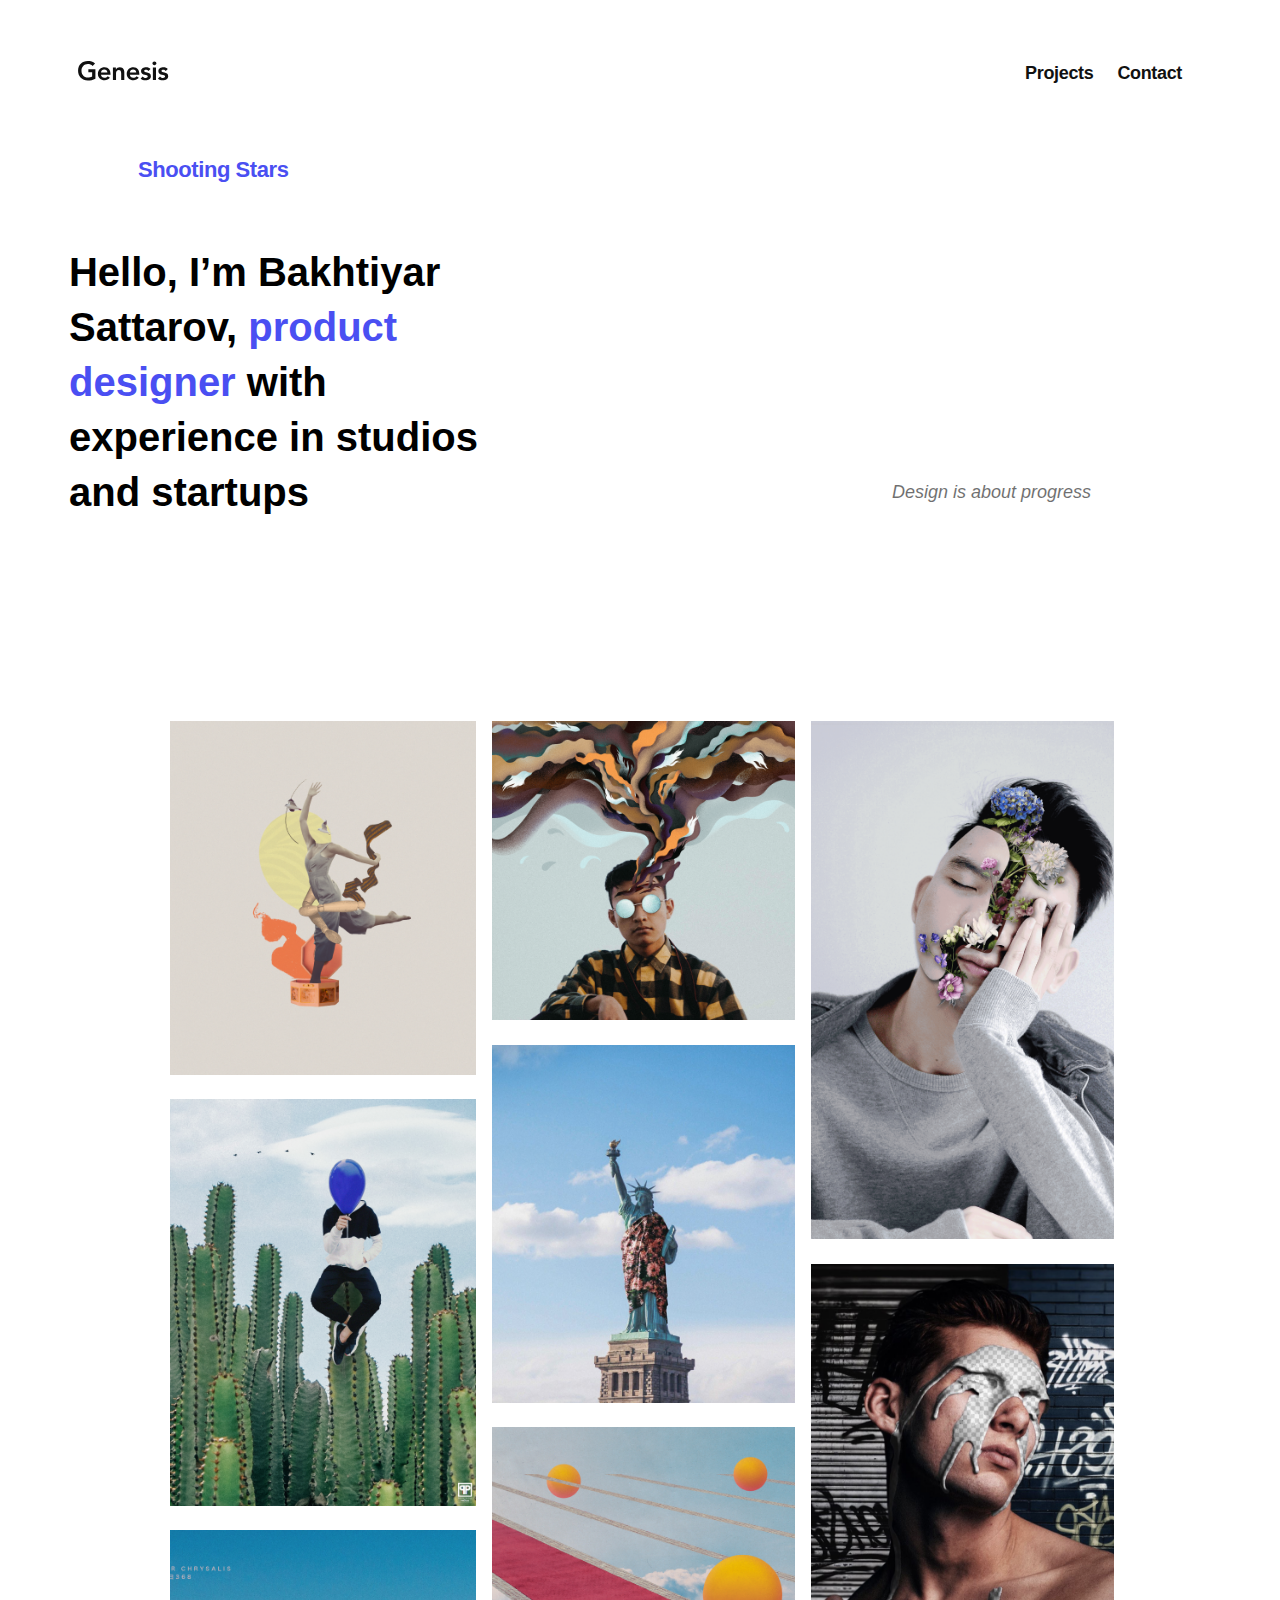
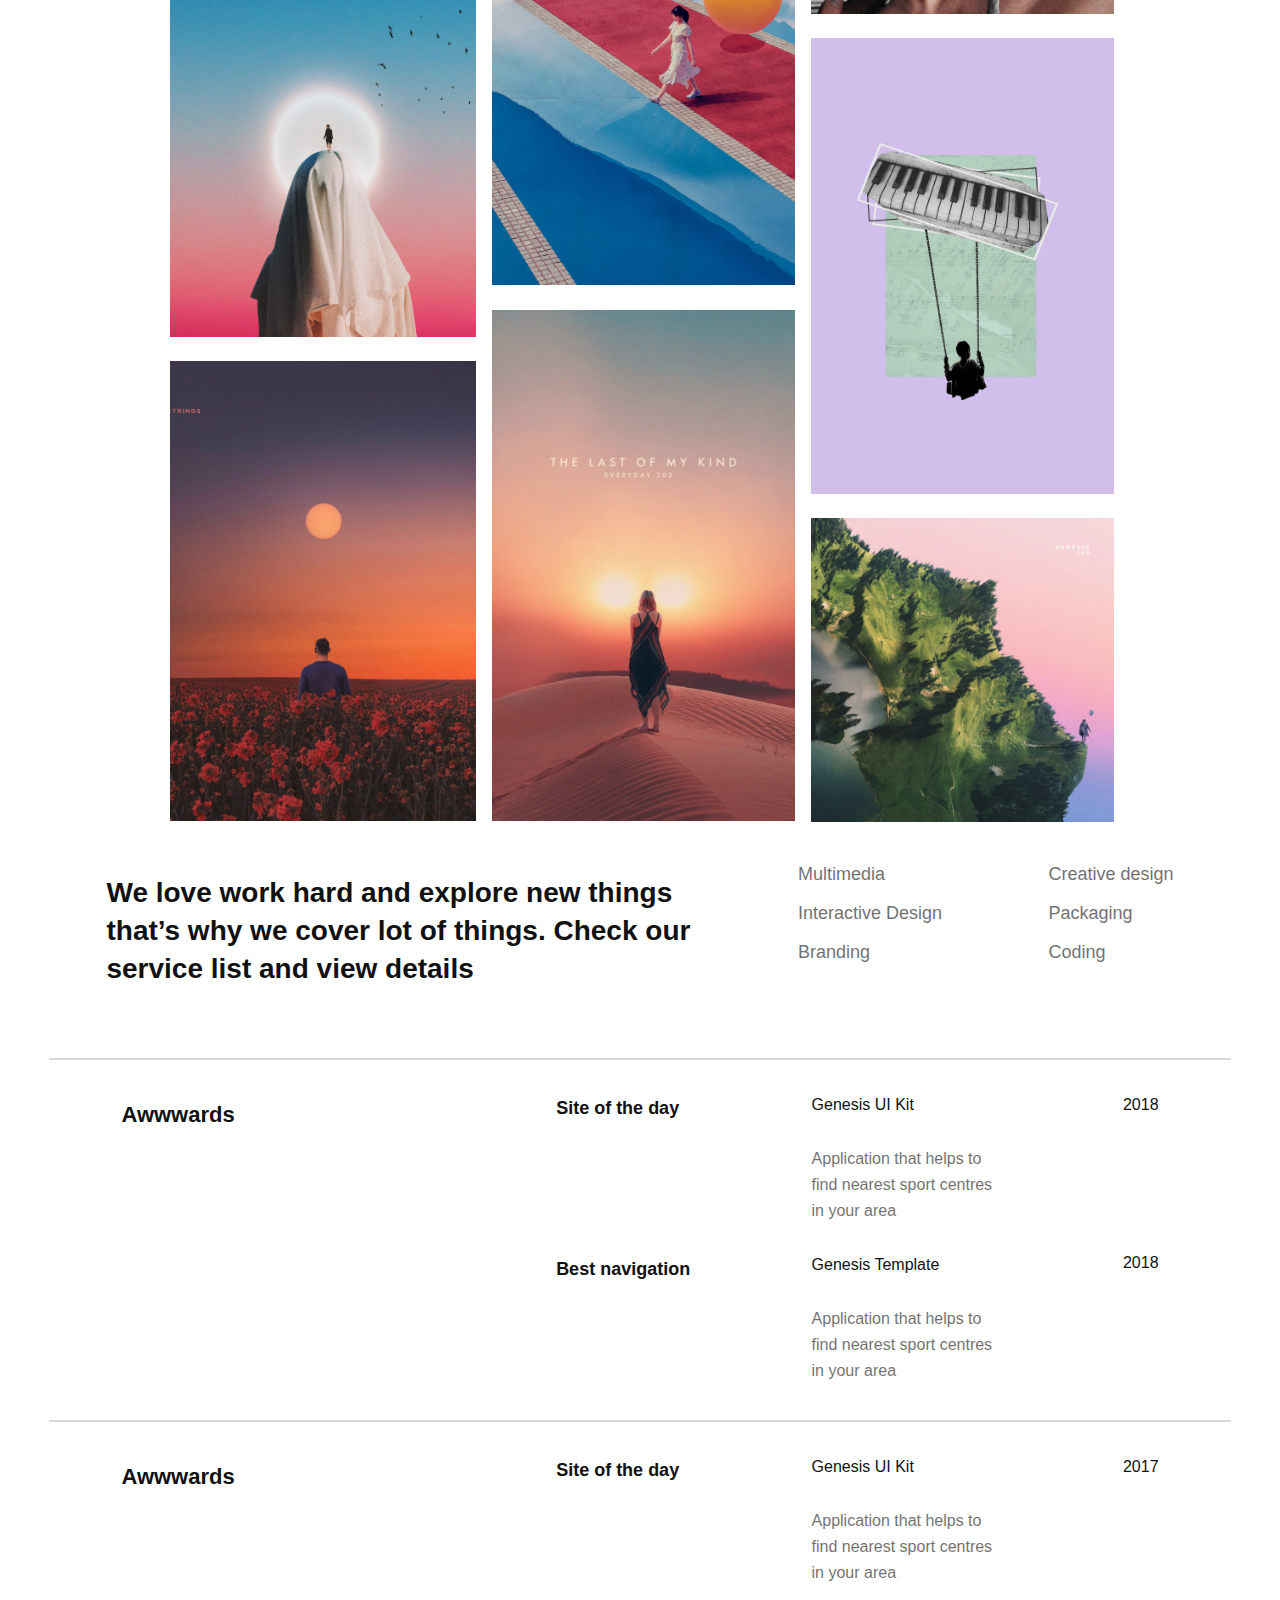
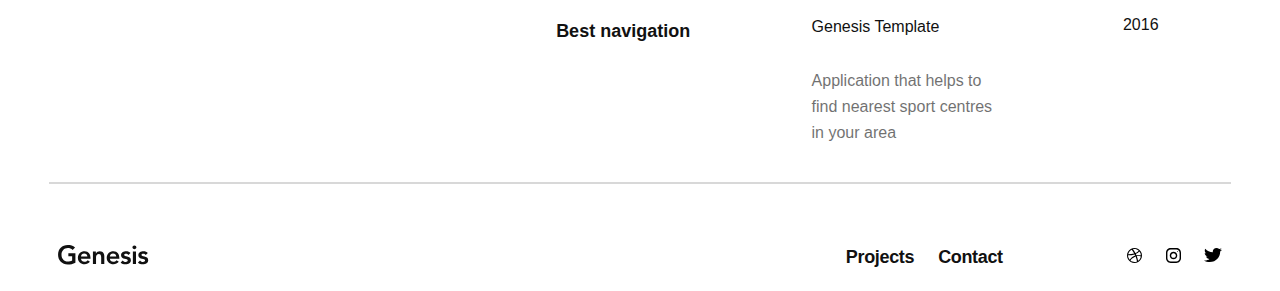
<file: index.html>
<!DOCTYPE html>
<html lang="en">
<head>
    <meta charset="UTF-8">
    <meta name="viewport" content="width=device-width, initial-scale=1.0">
    <link rel="stylesheet" type="text/css" href="Styles/normalize.css">
    <link rel="stylesheet" href="Styles/index.css">
    <link rel="preconnect" href="https://fonts.googleapis.com">
    <title>My_Sass_Project</title>
</head>

<header>
  <a href="index.html">
    <h4>
        <svg xmlns="http://www.w3.org/2000/svg" width="91" height="20" viewBox="0 0 91 20" fill="none">
        <path fill-rule="evenodd" clip-rule="evenodd" d="M9.816 0.124001C12.364 0.124001 15.094 0.67 17.044 2.438L14.626 4.882C13.378 3.686 11.532 3.088 9.816 3.088C6.046 3.088 3.498 6 3.498 9.666C3.498 13.462 5.89 16.504 9.842 16.504C11.22 16.504 12.832 16.27 14.132 15.542V11.2H10.362V8.236H17.408V17.648C14.964 18.948 12.39 19.468 9.816 19.468C4.096 19.468 0.0660019 15.568 0.0660019 9.874C0.0660019 4.076 4.018 0.124001 9.816 0.124001ZM26.658 6.208C30.61 6.208 32.508 9.198 32.508 12.968V13.852H22.992C23.2 15.646 24.552 16.816 26.346 16.816C27.75 16.816 28.816 16.218 29.7 15.126L31.936 16.816C30.584 18.48 28.79 19.312 26.658 19.312C22.836 19.312 19.872 16.66 19.872 12.76C19.872 8.886 22.836 6.208 26.658 6.208ZM22.992 11.512H29.388C29.362 9.562 28.036 8.548 26.19 8.548C24.344 8.548 23.226 9.744 22.992 11.512ZM41.758 6.208C45.476 6.208 46.308 9.094 46.308 11.018V19H43.188V12.526C43.188 10.03 42.382 9.016 40.9 9.016C38.898 9.016 38.04 10.472 38.04 12.136V19H34.92V6.52H37.884V8.522H37.936C38.69 6.884 40.12 6.208 41.758 6.208ZM55.506 6.208C59.458 6.208 61.356 9.198 61.356 12.968V13.852H51.84C52.048 15.646 53.4 16.816 55.194 16.816C56.598 16.816 57.664 16.218 58.548 15.126L60.784 16.816C59.432 18.48 57.638 19.312 55.506 19.312C51.684 19.312 48.72 16.66 48.72 12.76C48.72 8.886 51.684 6.208 55.506 6.208ZM51.84 11.512H58.236C58.21 9.562 56.884 8.548 55.038 8.548C53.192 8.548 52.074 9.744 51.84 11.512ZM68.032 6.208C69.982 6.208 71.594 6.884 72.504 8.106L70.424 9.978C69.8 9.12 69.02 8.704 67.98 8.704C66.966 8.704 66.16 9.224 66.16 10.03C66.16 11.044 67.564 11.226 69.124 11.59C71.048 12.032 72.894 12.734 72.894 15.308C72.894 17.934 70.58 19.312 67.486 19.312C65.562 19.312 63.924 18.818 62.65 17.388L64.73 15.438C65.796 16.608 66.628 16.972 67.694 16.972C68.838 16.972 69.774 16.4 69.774 15.542C69.774 14.346 68.266 14.138 66.68 13.774C64.99 13.384 63.04 12.786 63.04 10.238C63.04 7.196 65.9 6.208 68.032 6.208ZM76.398 0.410001C77.542 0.410001 78.426 1.216 78.426 2.282C78.426 3.4 77.516 4.154 76.398 4.154C75.28 4.154 74.422 3.296 74.422 2.282C74.422 1.268 75.28 0.410001 76.398 0.410001ZM74.864 6.52H77.984V19H74.864V6.52ZM85.336 6.208C87.286 6.208 88.898 6.884 89.808 8.106L87.728 9.978C87.104 9.12 86.324 8.704 85.284 8.704C84.27 8.704 83.464 9.224 83.464 10.03C83.464 11.044 84.868 11.226 86.428 11.59C88.352 12.032 90.198 12.734 90.198 15.308C90.198 17.934 87.884 19.312 84.79 19.312C82.866 19.312 81.228 18.818 79.954 17.388L82.034 15.438C83.1 16.608 83.932 16.972 84.998 16.972C86.142 16.972 87.078 16.4 87.078 15.542C87.078 14.346 85.57 14.138 83.984 13.774C82.294 13.384 80.344 12.786 80.344 10.238C80.344 7.196 83.204 6.208 85.336 6.208Z" fill="#111111"/>
        </svg>
    </h4>
  </a>
  <div class="links">
  <a href="Projects.html">Projects</a>
  <a href="Contact.html">Contact</a>
  </div>
</header>

<body>
  <h4 class="index_h4" style="color:  #4A4FF2">Shooting Stars</h4>
  <div class="index_upper_content">
    <div class="Project_left_content">
      <h2 class="contact_title">Hello, I’m Bakhtiyar Sattarov, <span style="color: #4A4FF2">product designer</span> with experience in studios and startups
      </h2>
    </div>
    <div class="index_right_content">
      <div class="index_lightgray_text"><p>Design is about progress</p></div>
    </div>
  </div>

  <div class="grid-container">
      <div class="first_column">
        <img src="Images/Rectangle1.dance.png" alt="dancing object">
        <img src="Images/Rectangle4.cactus.png" alt="person with a baloon on a cactus">
        <img src="Images/Rectangle7.sun.png" alt="person walking to the sun">
        <img src="Images/Rectangle10.sun_flowers.png" alt="person, flowers and sun">
      </div> 
      <div class="second_column">
        <img src="Images/Rectangle2.brain_cloud.png" alt="brain cloud">
        <img src="Images/Rectangle5.liberty_statue.png" alt="dressed liberty statue">
        <img src="Images/Rectangle8.person_walking.png" alt="person walking on sky carpet">
        <img src="Images/Rectangle11.person_dune.png" alt="person walking on sand dune">
      </div>
      <div class="third_column">
        <img src="Images/Rectangle3.person_tired.png" alt="person flowers faced ">
        <img src="Images/Rectangle6.person_face.png" alt="person face with clay on">
        <img src="Images/Rectangle9.keyboard.png" alt="person hanging below keyboard">
        <img src="Images/Rectangle12.landscape.png" alt="sideway landscape">
      </div>
  </div>

  <div class="under_img_txt">
    <div class="left_txt">
      <h3 class="index_h3">We love work hard and explore new things that’s why we cover lot of things. Check our service list and view details</h3>
    </div>
    <div class="mid_txt">
      <p class="txt_lightgray">Multimedia</p>
      <p class="txt_lightgray">Interactive Design</p>
      <p class="txt_lightgray">Branding</p>
    </div>
    <div class="right_txt">
      <p class="txt_lightgray">Creative design</p>
      <p class="txt_lightgray">Packaging</p>
      <p class="txt_lightgray">Coding</p>
    </div>
  </div>

  <div class="border_gray"></div>

  <div class="index_bottom_section1">
    <div class="part_1"><p>Awwwards</p></div>
    <div class="part_2"><p>Site of the day</p><p>Best navigation</p></div>
    <div class="part_3">
      <div class="part_3a"><p>Genesis UI Kit</p></div>
      <div class="part_3b"><p>Application that helps to find nearest sport centres
        in your area</p></div>
        <div class="part_3c"><p>Genesis Template</p></div>
      <div class="part_3d"><p>Application that helps to find nearest sport centres
        in your area</p></div>
    </div>
    <div class="part_4"><p>2018</p><p>2018</p></div>
  </div>

  <div class="border_gray"></div>

  <div class="index_bottom_section1">
    <div class="part_1"><p>Awwwards</p></div>
    <div class="part_2"><p>Site of the day</p><p>Best navigation</p></div>
    <div class="part_3">
      <div class="part_3a">
        <p>Genesis UI Kit</p>
      </div>
      <div class="part_3b">
        <p>Application that helps to find nearest sport centres
        in your area</p>
      </div>
        <div class="part_3c">
          <p>Genesis Template</p>
        </div>
      <div class="part_3d">
        <p>Application that helps to find nearest sport centres
        in your area</p>
      </div>
    </div>
    <div class="part_4"><p>2017</p><p>2016</p></div>
  </div>

  <div class="border_gray"></div>

  <footer>
    <h4><svg xmlns="http://www.w3.org/2000/svg" width="91" height="20" viewBox="0 0 91 20" fill="none">
      <path fill-rule="evenodd" clip-rule="evenodd" d="M9.816 0.124001C12.364 0.124001 15.094 0.67 17.044 2.438L14.626 4.882C13.378 3.686 11.532 3.088 9.816 3.088C6.046 3.088 3.498 6 3.498 9.666C3.498 13.462 5.89 16.504 9.842 16.504C11.22 16.504 12.832 16.27 14.132 15.542V11.2H10.362V8.236H17.408V17.648C14.964 18.948 12.39 19.468 9.816 19.468C4.096 19.468 0.0660019 15.568 0.0660019 9.874C0.0660019 4.076 4.018 0.124001 9.816 0.124001ZM26.658 6.208C30.61 6.208 32.508 9.198 32.508 12.968V13.852H22.992C23.2 15.646 24.552 16.816 26.346 16.816C27.75 16.816 28.816 16.218 29.7 15.126L31.936 16.816C30.584 18.48 28.79 19.312 26.658 19.312C22.836 19.312 19.872 16.66 19.872 12.76C19.872 8.886 22.836 6.208 26.658 6.208ZM22.992 11.512H29.388C29.362 9.562 28.036 8.548 26.19 8.548C24.344 8.548 23.226 9.744 22.992 11.512ZM41.758 6.208C45.476 6.208 46.308 9.094 46.308 11.018V19H43.188V12.526C43.188 10.03 42.382 9.016 40.9 9.016C38.898 9.016 38.04 10.472 38.04 12.136V19H34.92V6.52H37.884V8.522H37.936C38.69 6.884 40.12 6.208 41.758 6.208ZM55.506 6.208C59.458 6.208 61.356 9.198 61.356 12.968V13.852H51.84C52.048 15.646 53.4 16.816 55.194 16.816C56.598 16.816 57.664 16.218 58.548 15.126L60.784 16.816C59.432 18.48 57.638 19.312 55.506 19.312C51.684 19.312 48.72 16.66 48.72 12.76C48.72 8.886 51.684 6.208 55.506 6.208ZM51.84 11.512H58.236C58.21 9.562 56.884 8.548 55.038 8.548C53.192 8.548 52.074 9.744 51.84 11.512ZM68.032 6.208C69.982 6.208 71.594 6.884 72.504 8.106L70.424 9.978C69.8 9.12 69.02 8.704 67.98 8.704C66.966 8.704 66.16 9.224 66.16 10.03C66.16 11.044 67.564 11.226 69.124 11.59C71.048 12.032 72.894 12.734 72.894 15.308C72.894 17.934 70.58 19.312 67.486 19.312C65.562 19.312 63.924 18.818 62.65 17.388L64.73 15.438C65.796 16.608 66.628 16.972 67.694 16.972C68.838 16.972 69.774 16.4 69.774 15.542C69.774 14.346 68.266 14.138 66.68 13.774C64.99 13.384 63.04 12.786 63.04 10.238C63.04 7.196 65.9 6.208 68.032 6.208ZM76.398 0.410001C77.542 0.410001 78.426 1.216 78.426 2.282C78.426 3.4 77.516 4.154 76.398 4.154C75.28 4.154 74.422 3.296 74.422 2.282C74.422 1.268 75.28 0.410001 76.398 0.410001ZM74.864 6.52H77.984V19H74.864V6.52ZM85.336 6.208C87.286 6.208 88.898 6.884 89.808 8.106L87.728 9.978C87.104 9.12 86.324 8.704 85.284 8.704C84.27 8.704 83.464 9.224 83.464 10.03C83.464 11.044 84.868 11.226 86.428 11.59C88.352 12.032 90.198 12.734 90.198 15.308C90.198 17.934 87.884 19.312 84.79 19.312C82.866 19.312 81.228 18.818 79.954 17.388L82.034 15.438C83.1 16.608 83.932 16.972 84.998 16.972C86.142 16.972 87.078 16.4 87.078 15.542C87.078 14.346 85.57 14.138 83.984 13.774C82.294 13.384 80.344 12.786 80.344 10.238C80.344 7.196 83.204 6.208 85.336 6.208Z" fill="#111111"/>
    </svg></h4>
    <div class="links">
    <a href="Projects.html">Projects</a>
    <a href="Contact.html">Contact</a>
    <svg xmlns="http://www.w3.org/2000/svg" width="95" height="15" viewBox="0 0 95 15" fill="none">
      <path fill-rule="evenodd" clip-rule="evenodd" d="M43.6875 0H49.3125C51.9009 0 54 2.09906 54 4.6875V10.3125C54 12.9009 51.9009 15 49.3125 15H43.6875C41.0991 15 39 12.9009 39 10.3125V4.6875C39 2.09906 41.0991 0 43.6875 0ZM49.3125 13.5938C51.1219 13.5938 52.5938 12.1219 52.5938 10.3125V4.6875C52.5938 2.87812 51.1219 1.40625 49.3125 1.40625H43.6875C41.8781 1.40625 40.4062 2.87812 40.4062 4.6875V10.3125C40.4062 12.1219 41.8781 13.5938 43.6875 13.5938H49.3125Z" fill="black"/>
      <path fill-rule="evenodd" clip-rule="evenodd" d="M42.7585 7.51709C42.7585 5.44143 44.4414 3.75854 46.5171 3.75854C48.5927 3.75854 50.2756 5.44143 50.2756 7.51709C50.2756 9.59274 48.5927 11.2756 46.5171 11.2756C44.4414 11.2756 42.7585 9.59274 42.7585 7.51709ZM44.168 7.51709C44.168 8.8119 45.2223 9.86618 46.5171 9.86618C47.8119 9.86618 48.8662 8.8119 48.8662 7.51709C48.8662 6.22133 47.8119 5.168 46.5171 5.168C45.2223 5.168 44.168 6.22133 44.168 7.51709Z" fill="black"/>
      <path fill-rule="evenodd" clip-rule="evenodd" d="M50.5319 3.96354C50.8056 3.96354 51.0274 3.74173 51.0274 3.4681C51.0274 3.19447 50.8056 2.97266 50.5319 2.97266C50.2583 2.97266 50.0365 3.19447 50.0365 3.4681C50.0365 3.74173 50.2583 3.96354 50.5319 3.96354Z" fill="black"/>
      <path fill-rule="evenodd" clip-rule="evenodd" d="M95 1.65598C94.3375 1.937 93.6266 2.12758 92.8797 2.21266C93.6424 1.7755 94.2261 1.0821 94.5028 0.258405C93.7874 0.663244 92.9978 0.957209 92.1565 1.11657C91.4827 0.428545 90.5244 0 89.4615 0C87.4222 0 85.7688 1.58278 85.7688 3.5338C85.7688 3.81051 85.8014 4.08076 85.8644 4.3392C82.796 4.19167 80.0751 2.7844 78.2541 0.646013C77.9358 1.16716 77.7547 1.7744 77.7547 2.42261C77.7547 3.64901 78.4071 4.73111 79.3969 5.3642C78.7918 5.34483 78.2226 5.18548 77.7244 4.9206V4.96474C77.7244 6.67673 78.9976 8.10553 80.6859 8.43072C80.3766 8.5104 80.0504 8.55454 79.713 8.55454C79.4745 8.55454 79.2439 8.53193 79.0179 8.48886C79.488 9.89398 80.8513 10.9158 82.4665 10.9438C81.2033 11.8913 79.6106 12.4544 77.8807 12.4544C77.5826 12.4544 77.2891 12.4372 77 12.406C78.6343 13.4106 80.5746 13.9963 82.6599 13.9963C89.4525 13.9963 93.1655 8.61054 93.1655 3.93974L93.1531 3.48214C93.8786 2.98681 94.5062 2.36447 95 1.65598Z" fill="black"/>
      <path fill-rule="evenodd" clip-rule="evenodd" d="M13.9795 3.73131C13.3095 2.58352 12.4007 1.67474 11.2529 1.00479C10.1049 0.334886 8.85164 0 7.49224 0C6.13298 0 4.87937 0.334886 3.73155 1.00479C2.58366 1.67464 1.67487 2.58342 1.0049 3.73131C0.334886 4.87927 0 6.13288 0 7.49204C0 8.85126 0.334989 10.1047 1.00479 11.2527C1.67474 12.4005 2.58352 13.3093 3.73141 13.9793C4.87937 14.6492 6.13288 14.9841 7.49211 14.9841C8.85133 14.9841 10.105 14.6492 11.2529 13.9793C12.4007 13.3095 13.3094 12.4005 13.9794 11.2527C14.6492 10.1048 14.984 8.8512 14.984 7.49204C14.984 6.13274 14.6492 4.8791 13.9795 3.73131ZM7.49214 1.09261C9.10493 1.09261 10.513 1.62588 11.7161 2.69238L11.5941 2.86298C11.5454 2.93139 11.4234 3.06294 11.2284 3.25814C11.0333 3.45318 10.8203 3.63864 10.5895 3.8142C10.3584 3.98983 10.0448 4.18978 9.64797 4.41417C9.25124 4.63855 8.82854 4.8354 8.37974 5.00446C7.63189 3.62559 6.83204 2.38343 5.98005 1.2779C6.49391 1.15435 6.99789 1.09261 7.49214 1.09261ZM4.76071 1.70706C3.86313 2.12973 3.10233 2.73465 2.47804 3.52141C1.85375 4.30835 1.43754 5.19294 1.22932 6.17491C3.19339 6.17501 5.1639 5.91485 7.14096 5.39457C6.36048 4.00937 5.56712 2.78013 4.76071 1.70706ZM1.52187 9.79934C1.23567 9.06772 1.09261 8.29855 1.09261 7.49204C1.09261 7.40095 1.09596 7.33264 1.10238 7.28716C3.45677 7.28716 5.64526 6.98484 7.66784 6.37989C7.87599 6.78308 8.04834 7.14403 8.18491 7.46279C8.15857 7.47577 8.11661 7.49033 8.05804 7.50663C7.99931 7.52289 7.95714 7.53417 7.9309 7.54076L7.57005 7.66756C7.3228 7.75866 6.99916 7.91477 6.59935 8.13577C6.19944 8.35712 5.7751 8.62035 5.32633 8.92609C4.87756 9.23187 4.41417 9.6367 3.93622 10.1409C3.4582 10.6449 3.05662 11.1861 2.73144 11.7649C2.21115 11.1861 1.808 10.5308 1.52187 9.79934ZM3.41436 12.4283C4.61105 13.4037 5.97027 13.8916 7.49214 13.8916C8.35069 13.8915 9.18301 13.7225 9.98945 13.3841C9.71641 11.8168 9.26095 10.1973 8.6238 8.52591H8.60416L8.58475 8.53572C8.48071 8.57481 8.34085 8.62859 8.16523 8.69686C7.98946 8.76492 7.66121 8.92442 7.17998 9.17464C6.69864 9.42533 6.25319 9.69195 5.84347 9.97466C5.43376 10.2576 5.00781 10.6301 4.56554 11.0918C4.12319 11.5535 3.7883 12.0347 3.56071 12.5357L3.41436 12.4283ZM12.8773 10.9503C12.396 11.695 11.7943 12.3114 11.0726 12.799C10.8058 11.3032 10.3898 9.77795 9.8238 8.22372C11.118 8.02189 12.4479 8.11637 13.8137 8.50644C13.6706 9.39092 13.3584 10.2057 12.8773 10.9503ZM13.5501 7.36042C13.6476 7.37658 13.729 7.39134 13.7941 7.40426L13.8917 7.42374C13.8724 5.91478 13.3877 4.58163 12.4382 3.424L12.4284 3.43384C12.3699 3.51178 12.3082 3.59139 12.2431 3.67285C12.1778 3.75417 12.0366 3.8988 11.8186 4.10689C11.6008 4.31494 11.3699 4.51169 11.126 4.69722C10.882 4.88255 10.557 5.09378 10.1507 5.33122C9.74399 5.56866 9.31626 5.77831 8.86749 5.96054C9.03024 6.30513 9.17337 6.61408 9.2971 6.88722C9.3097 6.92624 9.33103 6.98323 9.36024 7.05796C9.38949 7.13279 9.41382 7.18647 9.43346 7.21903C9.66755 7.18657 9.90974 7.16354 10.1601 7.15073C10.4103 7.13781 10.6495 7.13122 10.8769 7.13122C11.1046 7.13122 11.3289 7.13614 11.5502 7.14584C11.7712 7.15568 11.9794 7.16856 12.1744 7.1849C12.3697 7.20116 12.5534 7.219 12.7258 7.23851C12.898 7.25805 13.0543 7.27913 13.194 7.30189C13.3338 7.32465 13.4526 7.34426 13.5501 7.36042Z" fill="black"/>
    </svg>
    </div>
  </footer>

</body>
</html>
</file>
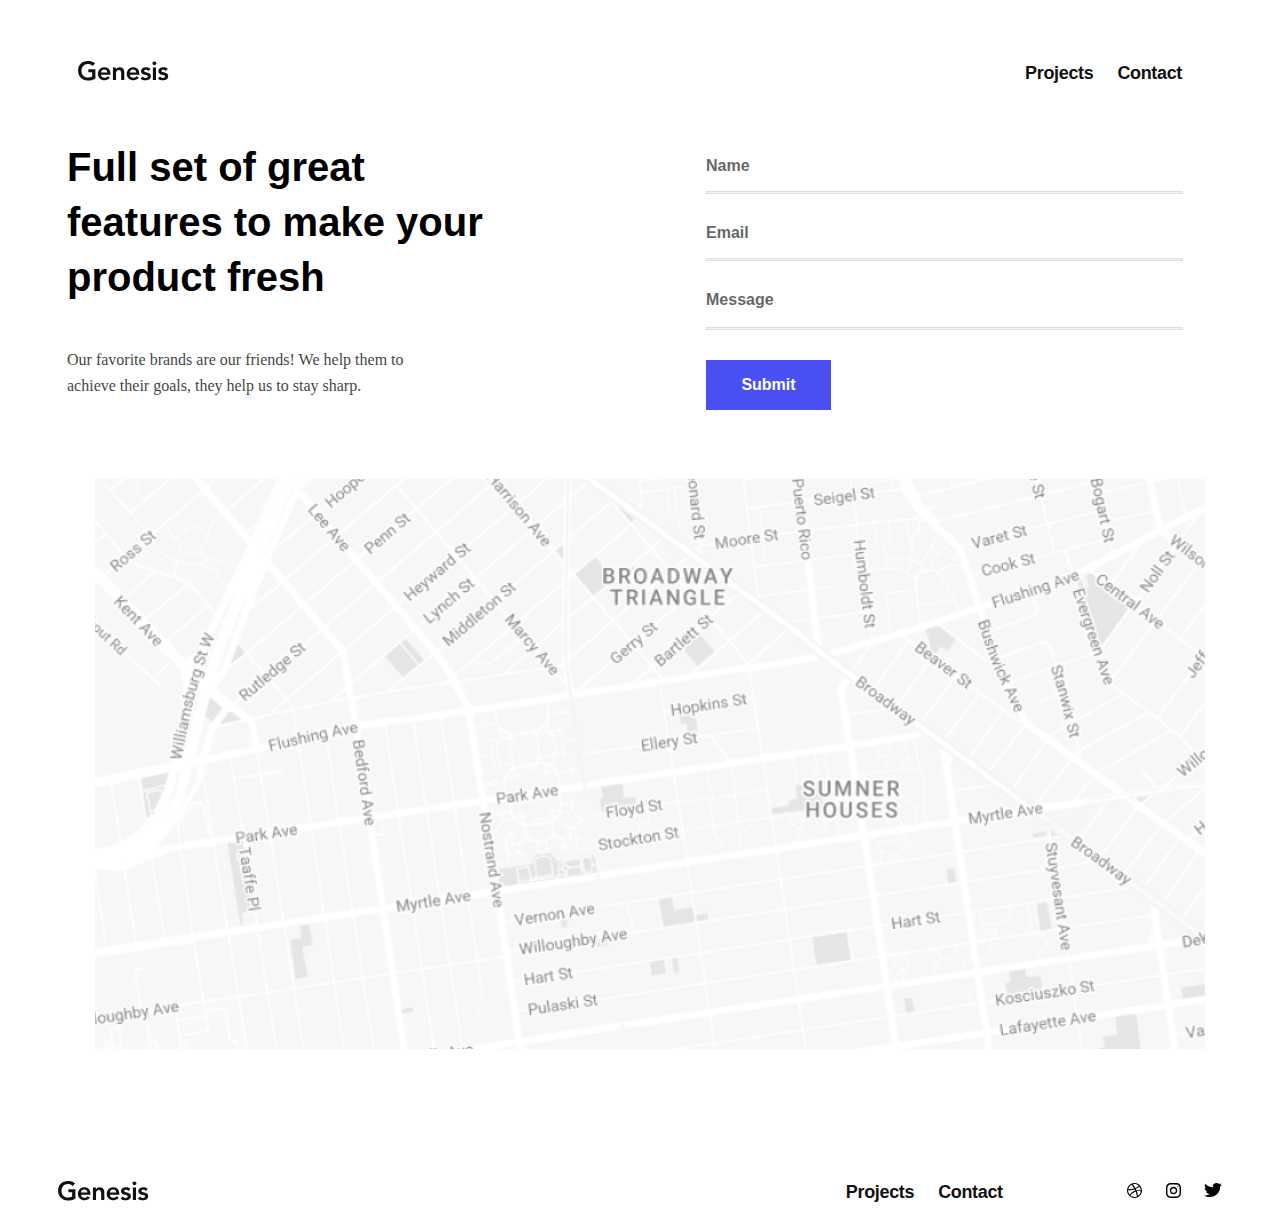
<file: Contact.html>
<!DOCTYPE html>
<html lang="en">
<head>
    <meta charset="UTF-8">
    <meta name="viewport" content="width=device-width, initial-scale=1.0">
    <link rel="stylesheet" type="text/css" href="Styles/normalize.css">
    <link rel="stylesheet" href="Styles/index.css">
    <link rel="preconnect" href="https://fonts.googleapis.com">
    
    <title>My_Sass_Project</title>
</head>

<header>
  <a href="index.html">
    <h4>
        <svg xmlns="http://www.w3.org/2000/svg" width="91" height="20" viewBox="0 0 91 20" fill="none">
        <path fill-rule="evenodd" clip-rule="evenodd" d="M9.816 0.124001C12.364 0.124001 15.094 0.67 17.044 2.438L14.626 4.882C13.378 3.686 11.532 3.088 9.816 3.088C6.046 3.088 3.498 6 3.498 9.666C3.498 13.462 5.89 16.504 9.842 16.504C11.22 16.504 12.832 16.27 14.132 15.542V11.2H10.362V8.236H17.408V17.648C14.964 18.948 12.39 19.468 9.816 19.468C4.096 19.468 0.0660019 15.568 0.0660019 9.874C0.0660019 4.076 4.018 0.124001 9.816 0.124001ZM26.658 6.208C30.61 6.208 32.508 9.198 32.508 12.968V13.852H22.992C23.2 15.646 24.552 16.816 26.346 16.816C27.75 16.816 28.816 16.218 29.7 15.126L31.936 16.816C30.584 18.48 28.79 19.312 26.658 19.312C22.836 19.312 19.872 16.66 19.872 12.76C19.872 8.886 22.836 6.208 26.658 6.208ZM22.992 11.512H29.388C29.362 9.562 28.036 8.548 26.19 8.548C24.344 8.548 23.226 9.744 22.992 11.512ZM41.758 6.208C45.476 6.208 46.308 9.094 46.308 11.018V19H43.188V12.526C43.188 10.03 42.382 9.016 40.9 9.016C38.898 9.016 38.04 10.472 38.04 12.136V19H34.92V6.52H37.884V8.522H37.936C38.69 6.884 40.12 6.208 41.758 6.208ZM55.506 6.208C59.458 6.208 61.356 9.198 61.356 12.968V13.852H51.84C52.048 15.646 53.4 16.816 55.194 16.816C56.598 16.816 57.664 16.218 58.548 15.126L60.784 16.816C59.432 18.48 57.638 19.312 55.506 19.312C51.684 19.312 48.72 16.66 48.72 12.76C48.72 8.886 51.684 6.208 55.506 6.208ZM51.84 11.512H58.236C58.21 9.562 56.884 8.548 55.038 8.548C53.192 8.548 52.074 9.744 51.84 11.512ZM68.032 6.208C69.982 6.208 71.594 6.884 72.504 8.106L70.424 9.978C69.8 9.12 69.02 8.704 67.98 8.704C66.966 8.704 66.16 9.224 66.16 10.03C66.16 11.044 67.564 11.226 69.124 11.59C71.048 12.032 72.894 12.734 72.894 15.308C72.894 17.934 70.58 19.312 67.486 19.312C65.562 19.312 63.924 18.818 62.65 17.388L64.73 15.438C65.796 16.608 66.628 16.972 67.694 16.972C68.838 16.972 69.774 16.4 69.774 15.542C69.774 14.346 68.266 14.138 66.68 13.774C64.99 13.384 63.04 12.786 63.04 10.238C63.04 7.196 65.9 6.208 68.032 6.208ZM76.398 0.410001C77.542 0.410001 78.426 1.216 78.426 2.282C78.426 3.4 77.516 4.154 76.398 4.154C75.28 4.154 74.422 3.296 74.422 2.282C74.422 1.268 75.28 0.410001 76.398 0.410001ZM74.864 6.52H77.984V19H74.864V6.52ZM85.336 6.208C87.286 6.208 88.898 6.884 89.808 8.106L87.728 9.978C87.104 9.12 86.324 8.704 85.284 8.704C84.27 8.704 83.464 9.224 83.464 10.03C83.464 11.044 84.868 11.226 86.428 11.59C88.352 12.032 90.198 12.734 90.198 15.308C90.198 17.934 87.884 19.312 84.79 19.312C82.866 19.312 81.228 18.818 79.954 17.388L82.034 15.438C83.1 16.608 83.932 16.972 84.998 16.972C86.142 16.972 87.078 16.4 87.078 15.542C87.078 14.346 85.57 14.138 83.984 13.774C82.294 13.384 80.344 12.786 80.344 10.238C80.344 7.196 83.204 6.208 85.336 6.208Z" fill="#111111"/>
        </svg>
    </h4>
  </a>
  <div class="links">
  <a href="Projects.html">Projects</a>
  <a href="Contact.html">Contact</a>
  </div>
</header>

<body>
  <div class="upper_content">
    <div class="left_content">
      <h2 class="contact_title">Full set of great
        features to make your
        product fresh</h2>
        <p>Our favorite brands are our friends! We help them to achieve their goals, they help us to stay sharp.</p>
    </div>
    <div class="right_content">
    <form action="" method="get" class="form">
      <div class="form_input">
        <label for="name">Name</label>
        <input type="text" name="name" id="name" required />
      </div>
      <div class="border_line"></div>
      <div class="form_input">
        <label for="email">Email</label>
        <input type="email" name="email" id="email" required />
      </div>
      <div class="border_line"></div>
      <div class="form_input">
        <label for="message">Message</label>
      <textarea rows="1" cols="20" name="comment" form="usrform">
      </textarea>
      </div>
      <div class="border_line"></div>
      <div class="form_submit">
        <input type="submit" value="Submit" />
      </div>
    </form>
    </div>
  </div>

  <div class="img_map">
    <img src="Images/Map.png" alt="Map">
  </div>

  <footer>
    <h4><svg xmlns="http://www.w3.org/2000/svg" width="91" height="20" viewBox="0 0 91 20" fill="none">
      <path fill-rule="evenodd" clip-rule="evenodd" d="M9.816 0.124001C12.364 0.124001 15.094 0.67 17.044 2.438L14.626 4.882C13.378 3.686 11.532 3.088 9.816 3.088C6.046 3.088 3.498 6 3.498 9.666C3.498 13.462 5.89 16.504 9.842 16.504C11.22 16.504 12.832 16.27 14.132 15.542V11.2H10.362V8.236H17.408V17.648C14.964 18.948 12.39 19.468 9.816 19.468C4.096 19.468 0.0660019 15.568 0.0660019 9.874C0.0660019 4.076 4.018 0.124001 9.816 0.124001ZM26.658 6.208C30.61 6.208 32.508 9.198 32.508 12.968V13.852H22.992C23.2 15.646 24.552 16.816 26.346 16.816C27.75 16.816 28.816 16.218 29.7 15.126L31.936 16.816C30.584 18.48 28.79 19.312 26.658 19.312C22.836 19.312 19.872 16.66 19.872 12.76C19.872 8.886 22.836 6.208 26.658 6.208ZM22.992 11.512H29.388C29.362 9.562 28.036 8.548 26.19 8.548C24.344 8.548 23.226 9.744 22.992 11.512ZM41.758 6.208C45.476 6.208 46.308 9.094 46.308 11.018V19H43.188V12.526C43.188 10.03 42.382 9.016 40.9 9.016C38.898 9.016 38.04 10.472 38.04 12.136V19H34.92V6.52H37.884V8.522H37.936C38.69 6.884 40.12 6.208 41.758 6.208ZM55.506 6.208C59.458 6.208 61.356 9.198 61.356 12.968V13.852H51.84C52.048 15.646 53.4 16.816 55.194 16.816C56.598 16.816 57.664 16.218 58.548 15.126L60.784 16.816C59.432 18.48 57.638 19.312 55.506 19.312C51.684 19.312 48.72 16.66 48.72 12.76C48.72 8.886 51.684 6.208 55.506 6.208ZM51.84 11.512H58.236C58.21 9.562 56.884 8.548 55.038 8.548C53.192 8.548 52.074 9.744 51.84 11.512ZM68.032 6.208C69.982 6.208 71.594 6.884 72.504 8.106L70.424 9.978C69.8 9.12 69.02 8.704 67.98 8.704C66.966 8.704 66.16 9.224 66.16 10.03C66.16 11.044 67.564 11.226 69.124 11.59C71.048 12.032 72.894 12.734 72.894 15.308C72.894 17.934 70.58 19.312 67.486 19.312C65.562 19.312 63.924 18.818 62.65 17.388L64.73 15.438C65.796 16.608 66.628 16.972 67.694 16.972C68.838 16.972 69.774 16.4 69.774 15.542C69.774 14.346 68.266 14.138 66.68 13.774C64.99 13.384 63.04 12.786 63.04 10.238C63.04 7.196 65.9 6.208 68.032 6.208ZM76.398 0.410001C77.542 0.410001 78.426 1.216 78.426 2.282C78.426 3.4 77.516 4.154 76.398 4.154C75.28 4.154 74.422 3.296 74.422 2.282C74.422 1.268 75.28 0.410001 76.398 0.410001ZM74.864 6.52H77.984V19H74.864V6.52ZM85.336 6.208C87.286 6.208 88.898 6.884 89.808 8.106L87.728 9.978C87.104 9.12 86.324 8.704 85.284 8.704C84.27 8.704 83.464 9.224 83.464 10.03C83.464 11.044 84.868 11.226 86.428 11.59C88.352 12.032 90.198 12.734 90.198 15.308C90.198 17.934 87.884 19.312 84.79 19.312C82.866 19.312 81.228 18.818 79.954 17.388L82.034 15.438C83.1 16.608 83.932 16.972 84.998 16.972C86.142 16.972 87.078 16.4 87.078 15.542C87.078 14.346 85.57 14.138 83.984 13.774C82.294 13.384 80.344 12.786 80.344 10.238C80.344 7.196 83.204 6.208 85.336 6.208Z" fill="#111111"/>
    </svg></h4>
    <div class="links">
    <a href="Projects.html">Projects</a>
    <a href="Contact.html">Contact</a>
    <svg xmlns="http://www.w3.org/2000/svg" width="95" height="15" viewBox="0 0 95 15" fill="none">
      <path fill-rule="evenodd" clip-rule="evenodd" d="M43.6875 0H49.3125C51.9009 0 54 2.09906 54 4.6875V10.3125C54 12.9009 51.9009 15 49.3125 15H43.6875C41.0991 15 39 12.9009 39 10.3125V4.6875C39 2.09906 41.0991 0 43.6875 0ZM49.3125 13.5938C51.1219 13.5938 52.5938 12.1219 52.5938 10.3125V4.6875C52.5938 2.87812 51.1219 1.40625 49.3125 1.40625H43.6875C41.8781 1.40625 40.4062 2.87812 40.4062 4.6875V10.3125C40.4062 12.1219 41.8781 13.5938 43.6875 13.5938H49.3125Z" fill="black"/>
      <path fill-rule="evenodd" clip-rule="evenodd" d="M42.7585 7.51709C42.7585 5.44143 44.4414 3.75854 46.5171 3.75854C48.5927 3.75854 50.2756 5.44143 50.2756 7.51709C50.2756 9.59274 48.5927 11.2756 46.5171 11.2756C44.4414 11.2756 42.7585 9.59274 42.7585 7.51709ZM44.168 7.51709C44.168 8.8119 45.2223 9.86618 46.5171 9.86618C47.8119 9.86618 48.8662 8.8119 48.8662 7.51709C48.8662 6.22133 47.8119 5.168 46.5171 5.168C45.2223 5.168 44.168 6.22133 44.168 7.51709Z" fill="black"/>
      <path fill-rule="evenodd" clip-rule="evenodd" d="M50.5319 3.96354C50.8056 3.96354 51.0274 3.74173 51.0274 3.4681C51.0274 3.19447 50.8056 2.97266 50.5319 2.97266C50.2583 2.97266 50.0365 3.19447 50.0365 3.4681C50.0365 3.74173 50.2583 3.96354 50.5319 3.96354Z" fill="black"/>
      <path fill-rule="evenodd" clip-rule="evenodd" d="M95 1.65598C94.3375 1.937 93.6266 2.12758 92.8797 2.21266C93.6424 1.7755 94.2261 1.0821 94.5028 0.258405C93.7874 0.663244 92.9978 0.957209 92.1565 1.11657C91.4827 0.428545 90.5244 0 89.4615 0C87.4222 0 85.7688 1.58278 85.7688 3.5338C85.7688 3.81051 85.8014 4.08076 85.8644 4.3392C82.796 4.19167 80.0751 2.7844 78.2541 0.646013C77.9358 1.16716 77.7547 1.7744 77.7547 2.42261C77.7547 3.64901 78.4071 4.73111 79.3969 5.3642C78.7918 5.34483 78.2226 5.18548 77.7244 4.9206V4.96474C77.7244 6.67673 78.9976 8.10553 80.6859 8.43072C80.3766 8.5104 80.0504 8.55454 79.713 8.55454C79.4745 8.55454 79.2439 8.53193 79.0179 8.48886C79.488 9.89398 80.8513 10.9158 82.4665 10.9438C81.2033 11.8913 79.6106 12.4544 77.8807 12.4544C77.5826 12.4544 77.2891 12.4372 77 12.406C78.6343 13.4106 80.5746 13.9963 82.6599 13.9963C89.4525 13.9963 93.1655 8.61054 93.1655 3.93974L93.1531 3.48214C93.8786 2.98681 94.5062 2.36447 95 1.65598Z" fill="black"/>
      <path fill-rule="evenodd" clip-rule="evenodd" d="M13.9795 3.73131C13.3095 2.58352 12.4007 1.67474 11.2529 1.00479C10.1049 0.334886 8.85164 0 7.49224 0C6.13298 0 4.87937 0.334886 3.73155 1.00479C2.58366 1.67464 1.67487 2.58342 1.0049 3.73131C0.334886 4.87927 0 6.13288 0 7.49204C0 8.85126 0.334989 10.1047 1.00479 11.2527C1.67474 12.4005 2.58352 13.3093 3.73141 13.9793C4.87937 14.6492 6.13288 14.9841 7.49211 14.9841C8.85133 14.9841 10.105 14.6492 11.2529 13.9793C12.4007 13.3095 13.3094 12.4005 13.9794 11.2527C14.6492 10.1048 14.984 8.8512 14.984 7.49204C14.984 6.13274 14.6492 4.8791 13.9795 3.73131ZM7.49214 1.09261C9.10493 1.09261 10.513 1.62588 11.7161 2.69238L11.5941 2.86298C11.5454 2.93139 11.4234 3.06294 11.2284 3.25814C11.0333 3.45318 10.8203 3.63864 10.5895 3.8142C10.3584 3.98983 10.0448 4.18978 9.64797 4.41417C9.25124 4.63855 8.82854 4.8354 8.37974 5.00446C7.63189 3.62559 6.83204 2.38343 5.98005 1.2779C6.49391 1.15435 6.99789 1.09261 7.49214 1.09261ZM4.76071 1.70706C3.86313 2.12973 3.10233 2.73465 2.47804 3.52141C1.85375 4.30835 1.43754 5.19294 1.22932 6.17491C3.19339 6.17501 5.1639 5.91485 7.14096 5.39457C6.36048 4.00937 5.56712 2.78013 4.76071 1.70706ZM1.52187 9.79934C1.23567 9.06772 1.09261 8.29855 1.09261 7.49204C1.09261 7.40095 1.09596 7.33264 1.10238 7.28716C3.45677 7.28716 5.64526 6.98484 7.66784 6.37989C7.87599 6.78308 8.04834 7.14403 8.18491 7.46279C8.15857 7.47577 8.11661 7.49033 8.05804 7.50663C7.99931 7.52289 7.95714 7.53417 7.9309 7.54076L7.57005 7.66756C7.3228 7.75866 6.99916 7.91477 6.59935 8.13577C6.19944 8.35712 5.7751 8.62035 5.32633 8.92609C4.87756 9.23187 4.41417 9.6367 3.93622 10.1409C3.4582 10.6449 3.05662 11.1861 2.73144 11.7649C2.21115 11.1861 1.808 10.5308 1.52187 9.79934ZM3.41436 12.4283C4.61105 13.4037 5.97027 13.8916 7.49214 13.8916C8.35069 13.8915 9.18301 13.7225 9.98945 13.3841C9.71641 11.8168 9.26095 10.1973 8.6238 8.52591H8.60416L8.58475 8.53572C8.48071 8.57481 8.34085 8.62859 8.16523 8.69686C7.98946 8.76492 7.66121 8.92442 7.17998 9.17464C6.69864 9.42533 6.25319 9.69195 5.84347 9.97466C5.43376 10.2576 5.00781 10.6301 4.56554 11.0918C4.12319 11.5535 3.7883 12.0347 3.56071 12.5357L3.41436 12.4283ZM12.8773 10.9503C12.396 11.695 11.7943 12.3114 11.0726 12.799C10.8058 11.3032 10.3898 9.77795 9.8238 8.22372C11.118 8.02189 12.4479 8.11637 13.8137 8.50644C13.6706 9.39092 13.3584 10.2057 12.8773 10.9503ZM13.5501 7.36042C13.6476 7.37658 13.729 7.39134 13.7941 7.40426L13.8917 7.42374C13.8724 5.91478 13.3877 4.58163 12.4382 3.424L12.4284 3.43384C12.3699 3.51178 12.3082 3.59139 12.2431 3.67285C12.1778 3.75417 12.0366 3.8988 11.8186 4.10689C11.6008 4.31494 11.3699 4.51169 11.126 4.69722C10.882 4.88255 10.557 5.09378 10.1507 5.33122C9.74399 5.56866 9.31626 5.77831 8.86749 5.96054C9.03024 6.30513 9.17337 6.61408 9.2971 6.88722C9.3097 6.92624 9.33103 6.98323 9.36024 7.05796C9.38949 7.13279 9.41382 7.18647 9.43346 7.21903C9.66755 7.18657 9.90974 7.16354 10.1601 7.15073C10.4103 7.13781 10.6495 7.13122 10.8769 7.13122C11.1046 7.13122 11.3289 7.13614 11.5502 7.14584C11.7712 7.15568 11.9794 7.16856 12.1744 7.1849C12.3697 7.20116 12.5534 7.219 12.7258 7.23851C12.898 7.25805 13.0543 7.27913 13.194 7.30189C13.3338 7.32465 13.4526 7.34426 13.5501 7.36042Z" fill="black"/>
    </svg>
    </div>
  </footer>

</body>
</html>
</file>
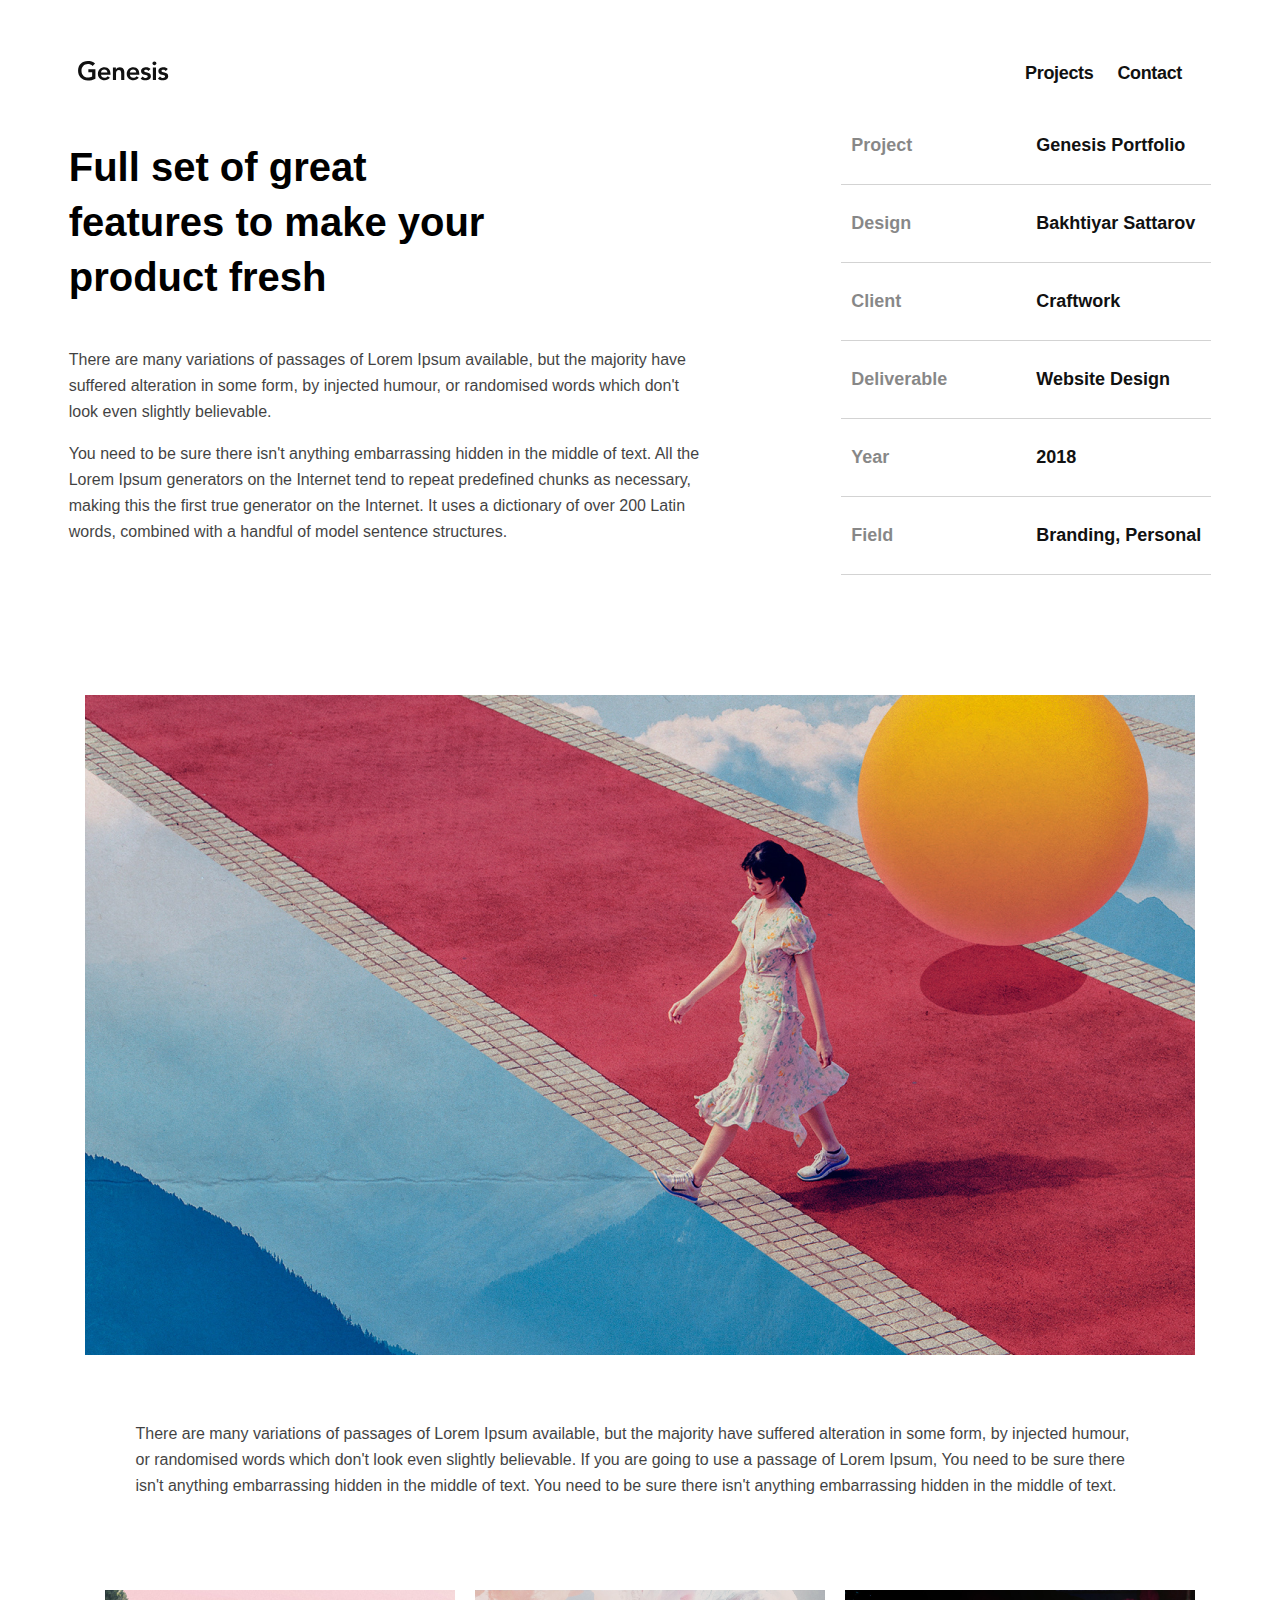
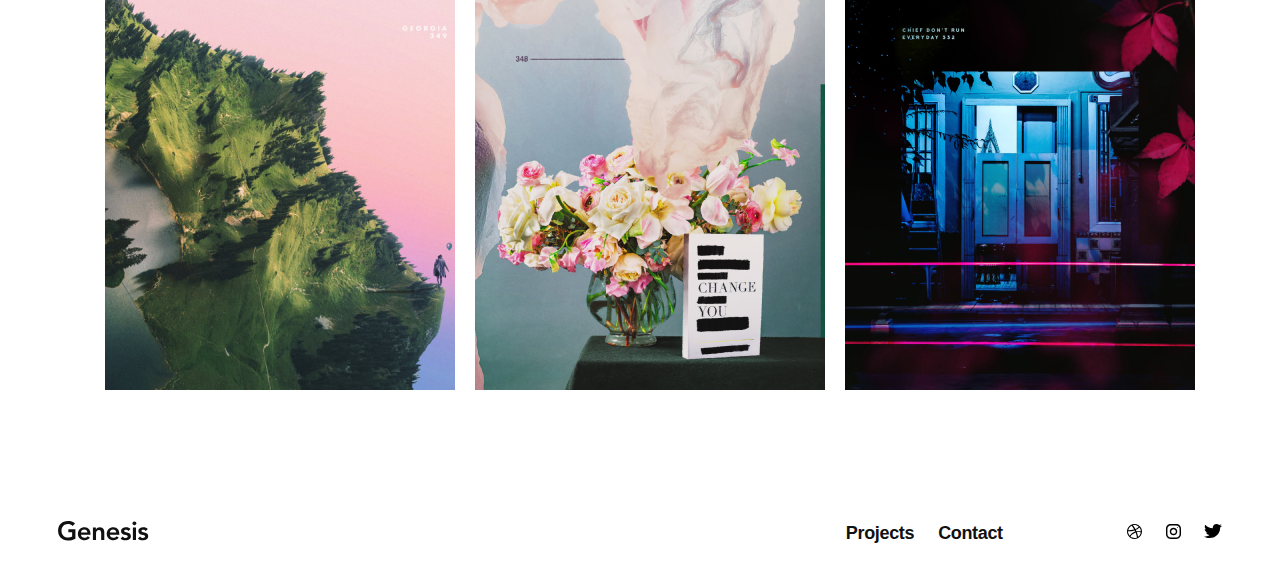
<file: Projects.html>
<!DOCTYPE html>
<html lang="en">
<head>
    <meta charset="UTF-8">
    <meta name="viewport" content="width=device-width, initial-scale=1.0">
    <link rel="stylesheet" type="text/css" href="Styles/normalize.css">
    <link rel="stylesheet" href="Styles/index.css">
    <link rel="preconnect" href="https://fonts.googleapis.com">
    
    <title>My_Sass_Project</title>
</head>

<header>
  <a href="index.html">
    <h4>
        <svg xmlns="http://www.w3.org/2000/svg" width="91" height="20" viewBox="0 0 91 20" fill="none">
        <path fill-rule="evenodd" clip-rule="evenodd" d="M9.816 0.124001C12.364 0.124001 15.094 0.67 17.044 2.438L14.626 4.882C13.378 3.686 11.532 3.088 9.816 3.088C6.046 3.088 3.498 6 3.498 9.666C3.498 13.462 5.89 16.504 9.842 16.504C11.22 16.504 12.832 16.27 14.132 15.542V11.2H10.362V8.236H17.408V17.648C14.964 18.948 12.39 19.468 9.816 19.468C4.096 19.468 0.0660019 15.568 0.0660019 9.874C0.0660019 4.076 4.018 0.124001 9.816 0.124001ZM26.658 6.208C30.61 6.208 32.508 9.198 32.508 12.968V13.852H22.992C23.2 15.646 24.552 16.816 26.346 16.816C27.75 16.816 28.816 16.218 29.7 15.126L31.936 16.816C30.584 18.48 28.79 19.312 26.658 19.312C22.836 19.312 19.872 16.66 19.872 12.76C19.872 8.886 22.836 6.208 26.658 6.208ZM22.992 11.512H29.388C29.362 9.562 28.036 8.548 26.19 8.548C24.344 8.548 23.226 9.744 22.992 11.512ZM41.758 6.208C45.476 6.208 46.308 9.094 46.308 11.018V19H43.188V12.526C43.188 10.03 42.382 9.016 40.9 9.016C38.898 9.016 38.04 10.472 38.04 12.136V19H34.92V6.52H37.884V8.522H37.936C38.69 6.884 40.12 6.208 41.758 6.208ZM55.506 6.208C59.458 6.208 61.356 9.198 61.356 12.968V13.852H51.84C52.048 15.646 53.4 16.816 55.194 16.816C56.598 16.816 57.664 16.218 58.548 15.126L60.784 16.816C59.432 18.48 57.638 19.312 55.506 19.312C51.684 19.312 48.72 16.66 48.72 12.76C48.72 8.886 51.684 6.208 55.506 6.208ZM51.84 11.512H58.236C58.21 9.562 56.884 8.548 55.038 8.548C53.192 8.548 52.074 9.744 51.84 11.512ZM68.032 6.208C69.982 6.208 71.594 6.884 72.504 8.106L70.424 9.978C69.8 9.12 69.02 8.704 67.98 8.704C66.966 8.704 66.16 9.224 66.16 10.03C66.16 11.044 67.564 11.226 69.124 11.59C71.048 12.032 72.894 12.734 72.894 15.308C72.894 17.934 70.58 19.312 67.486 19.312C65.562 19.312 63.924 18.818 62.65 17.388L64.73 15.438C65.796 16.608 66.628 16.972 67.694 16.972C68.838 16.972 69.774 16.4 69.774 15.542C69.774 14.346 68.266 14.138 66.68 13.774C64.99 13.384 63.04 12.786 63.04 10.238C63.04 7.196 65.9 6.208 68.032 6.208ZM76.398 0.410001C77.542 0.410001 78.426 1.216 78.426 2.282C78.426 3.4 77.516 4.154 76.398 4.154C75.28 4.154 74.422 3.296 74.422 2.282C74.422 1.268 75.28 0.410001 76.398 0.410001ZM74.864 6.52H77.984V19H74.864V6.52ZM85.336 6.208C87.286 6.208 88.898 6.884 89.808 8.106L87.728 9.978C87.104 9.12 86.324 8.704 85.284 8.704C84.27 8.704 83.464 9.224 83.464 10.03C83.464 11.044 84.868 11.226 86.428 11.59C88.352 12.032 90.198 12.734 90.198 15.308C90.198 17.934 87.884 19.312 84.79 19.312C82.866 19.312 81.228 18.818 79.954 17.388L82.034 15.438C83.1 16.608 83.932 16.972 84.998 16.972C86.142 16.972 87.078 16.4 87.078 15.542C87.078 14.346 85.57 14.138 83.984 13.774C82.294 13.384 80.344 12.786 80.344 10.238C80.344 7.196 83.204 6.208 85.336 6.208Z" fill="#111111"/>
        </svg>
    </h4>
  </a>
  <div class="links">
  <a href="Projects.html">Projects</a>
  <a href="Contact.html">Contact</a>
  </div>
</header>

<body>
  <div class="project_upper_content">
    <div class="Project_left_content">
      <h2 class="contact_title">Full set of great
        features to make your
        product fresh
      </h2>
      <p>There are many variations of passages of Lorem Ipsum available, but the majority have suffered alteration in some form, by injected humour, or randomised words which don't look even slightly believable.</p>
      <p>You need to be sure there isn't anything embarrassing hidden in the middle of text. All the Lorem Ipsum generators on the Internet tend to repeat predefined chunks as necessary, making this the first true generator on the Internet. It uses a dictionary of over 200 Latin words, combined with a handful of model sentence structures.</p>
    </div>
    <div class="project_right_content">
      <div class="lightgray_text"><p>Project</p></div>
      <div class="black_text"><p>Genesis Portfolio</p></div>
      <div class="lightgray_text"><p>Design</p></div>
      <div class="black_text"><p>Bakhtiyar Sattarov</p></div>
      <div class="lightgray_text"><p>Client</p></div>
      <div class="black_text"><p>Craftwork</p></div>
      <div class="lightgray_text"><p>Deliverable</p></div>
      <div class="black_text"><p>Website Design</p></div>
      <div class="lightgray_text"><p>Year</p></div>
      <div class="black_text"><p>2018</p></div>
      <div class="lightgray_text"><p>Field</p></div>
      <div class="black_text"><p>Branding, Personal</p></div>
    </div>
  </div>
  
  <div class="img_walking">
    <img src="Images/Person walking.png" alt="person walking">
  </div>

  <div class="flex_text">
    <p class="bottom_text">There are many variations of passages of Lorem Ipsum available, but the majority have suffered alteration in some form, by injected humour, or randomised words which don't look even slightly believable. If you are going to use a passage of Lorem Ipsum, You need to be sure there isn't anything embarrassing hidden in the middle of text. You need to be sure there isn't anything embarrassing hidden in the middle of text.</p>
  </div>

  <div class="img_map">
    <img src="Images/landscape.png" alt="landscape">
    <img src="Images/flowers.png" alt="flowers">
    <img src="Images/house.png" alt="house">
  </div>

  <footer>
    <h4><svg xmlns="http://www.w3.org/2000/svg" width="91" height="20" viewBox="0 0 91 20" fill="none">
      <path fill-rule="evenodd" clip-rule="evenodd" d="M9.816 0.124001C12.364 0.124001 15.094 0.67 17.044 2.438L14.626 4.882C13.378 3.686 11.532 3.088 9.816 3.088C6.046 3.088 3.498 6 3.498 9.666C3.498 13.462 5.89 16.504 9.842 16.504C11.22 16.504 12.832 16.27 14.132 15.542V11.2H10.362V8.236H17.408V17.648C14.964 18.948 12.39 19.468 9.816 19.468C4.096 19.468 0.0660019 15.568 0.0660019 9.874C0.0660019 4.076 4.018 0.124001 9.816 0.124001ZM26.658 6.208C30.61 6.208 32.508 9.198 32.508 12.968V13.852H22.992C23.2 15.646 24.552 16.816 26.346 16.816C27.75 16.816 28.816 16.218 29.7 15.126L31.936 16.816C30.584 18.48 28.79 19.312 26.658 19.312C22.836 19.312 19.872 16.66 19.872 12.76C19.872 8.886 22.836 6.208 26.658 6.208ZM22.992 11.512H29.388C29.362 9.562 28.036 8.548 26.19 8.548C24.344 8.548 23.226 9.744 22.992 11.512ZM41.758 6.208C45.476 6.208 46.308 9.094 46.308 11.018V19H43.188V12.526C43.188 10.03 42.382 9.016 40.9 9.016C38.898 9.016 38.04 10.472 38.04 12.136V19H34.92V6.52H37.884V8.522H37.936C38.69 6.884 40.12 6.208 41.758 6.208ZM55.506 6.208C59.458 6.208 61.356 9.198 61.356 12.968V13.852H51.84C52.048 15.646 53.4 16.816 55.194 16.816C56.598 16.816 57.664 16.218 58.548 15.126L60.784 16.816C59.432 18.48 57.638 19.312 55.506 19.312C51.684 19.312 48.72 16.66 48.72 12.76C48.72 8.886 51.684 6.208 55.506 6.208ZM51.84 11.512H58.236C58.21 9.562 56.884 8.548 55.038 8.548C53.192 8.548 52.074 9.744 51.84 11.512ZM68.032 6.208C69.982 6.208 71.594 6.884 72.504 8.106L70.424 9.978C69.8 9.12 69.02 8.704 67.98 8.704C66.966 8.704 66.16 9.224 66.16 10.03C66.16 11.044 67.564 11.226 69.124 11.59C71.048 12.032 72.894 12.734 72.894 15.308C72.894 17.934 70.58 19.312 67.486 19.312C65.562 19.312 63.924 18.818 62.65 17.388L64.73 15.438C65.796 16.608 66.628 16.972 67.694 16.972C68.838 16.972 69.774 16.4 69.774 15.542C69.774 14.346 68.266 14.138 66.68 13.774C64.99 13.384 63.04 12.786 63.04 10.238C63.04 7.196 65.9 6.208 68.032 6.208ZM76.398 0.410001C77.542 0.410001 78.426 1.216 78.426 2.282C78.426 3.4 77.516 4.154 76.398 4.154C75.28 4.154 74.422 3.296 74.422 2.282C74.422 1.268 75.28 0.410001 76.398 0.410001ZM74.864 6.52H77.984V19H74.864V6.52ZM85.336 6.208C87.286 6.208 88.898 6.884 89.808 8.106L87.728 9.978C87.104 9.12 86.324 8.704 85.284 8.704C84.27 8.704 83.464 9.224 83.464 10.03C83.464 11.044 84.868 11.226 86.428 11.59C88.352 12.032 90.198 12.734 90.198 15.308C90.198 17.934 87.884 19.312 84.79 19.312C82.866 19.312 81.228 18.818 79.954 17.388L82.034 15.438C83.1 16.608 83.932 16.972 84.998 16.972C86.142 16.972 87.078 16.4 87.078 15.542C87.078 14.346 85.57 14.138 83.984 13.774C82.294 13.384 80.344 12.786 80.344 10.238C80.344 7.196 83.204 6.208 85.336 6.208Z" fill="#111111"/>
    </svg></h4>
    <div class="links">
    <a href="Projects.html">Projects</a>
    <a href="Contact.html">Contact</a>
    <svg xmlns="http://www.w3.org/2000/svg" width="95" height="15" viewBox="0 0 95 15" fill="none">
      <path fill-rule="evenodd" clip-rule="evenodd" d="M43.6875 0H49.3125C51.9009 0 54 2.09906 54 4.6875V10.3125C54 12.9009 51.9009 15 49.3125 15H43.6875C41.0991 15 39 12.9009 39 10.3125V4.6875C39 2.09906 41.0991 0 43.6875 0ZM49.3125 13.5938C51.1219 13.5938 52.5938 12.1219 52.5938 10.3125V4.6875C52.5938 2.87812 51.1219 1.40625 49.3125 1.40625H43.6875C41.8781 1.40625 40.4062 2.87812 40.4062 4.6875V10.3125C40.4062 12.1219 41.8781 13.5938 43.6875 13.5938H49.3125Z" fill="black"/>
      <path fill-rule="evenodd" clip-rule="evenodd" d="M42.7585 7.51709C42.7585 5.44143 44.4414 3.75854 46.5171 3.75854C48.5927 3.75854 50.2756 5.44143 50.2756 7.51709C50.2756 9.59274 48.5927 11.2756 46.5171 11.2756C44.4414 11.2756 42.7585 9.59274 42.7585 7.51709ZM44.168 7.51709C44.168 8.8119 45.2223 9.86618 46.5171 9.86618C47.8119 9.86618 48.8662 8.8119 48.8662 7.51709C48.8662 6.22133 47.8119 5.168 46.5171 5.168C45.2223 5.168 44.168 6.22133 44.168 7.51709Z" fill="black"/>
      <path fill-rule="evenodd" clip-rule="evenodd" d="M50.5319 3.96354C50.8056 3.96354 51.0274 3.74173 51.0274 3.4681C51.0274 3.19447 50.8056 2.97266 50.5319 2.97266C50.2583 2.97266 50.0365 3.19447 50.0365 3.4681C50.0365 3.74173 50.2583 3.96354 50.5319 3.96354Z" fill="black"/>
      <path fill-rule="evenodd" clip-rule="evenodd" d="M95 1.65598C94.3375 1.937 93.6266 2.12758 92.8797 2.21266C93.6424 1.7755 94.2261 1.0821 94.5028 0.258405C93.7874 0.663244 92.9978 0.957209 92.1565 1.11657C91.4827 0.428545 90.5244 0 89.4615 0C87.4222 0 85.7688 1.58278 85.7688 3.5338C85.7688 3.81051 85.8014 4.08076 85.8644 4.3392C82.796 4.19167 80.0751 2.7844 78.2541 0.646013C77.9358 1.16716 77.7547 1.7744 77.7547 2.42261C77.7547 3.64901 78.4071 4.73111 79.3969 5.3642C78.7918 5.34483 78.2226 5.18548 77.7244 4.9206V4.96474C77.7244 6.67673 78.9976 8.10553 80.6859 8.43072C80.3766 8.5104 80.0504 8.55454 79.713 8.55454C79.4745 8.55454 79.2439 8.53193 79.0179 8.48886C79.488 9.89398 80.8513 10.9158 82.4665 10.9438C81.2033 11.8913 79.6106 12.4544 77.8807 12.4544C77.5826 12.4544 77.2891 12.4372 77 12.406C78.6343 13.4106 80.5746 13.9963 82.6599 13.9963C89.4525 13.9963 93.1655 8.61054 93.1655 3.93974L93.1531 3.48214C93.8786 2.98681 94.5062 2.36447 95 1.65598Z" fill="black"/>
      <path fill-rule="evenodd" clip-rule="evenodd" d="M13.9795 3.73131C13.3095 2.58352 12.4007 1.67474 11.2529 1.00479C10.1049 0.334886 8.85164 0 7.49224 0C6.13298 0 4.87937 0.334886 3.73155 1.00479C2.58366 1.67464 1.67487 2.58342 1.0049 3.73131C0.334886 4.87927 0 6.13288 0 7.49204C0 8.85126 0.334989 10.1047 1.00479 11.2527C1.67474 12.4005 2.58352 13.3093 3.73141 13.9793C4.87937 14.6492 6.13288 14.9841 7.49211 14.9841C8.85133 14.9841 10.105 14.6492 11.2529 13.9793C12.4007 13.3095 13.3094 12.4005 13.9794 11.2527C14.6492 10.1048 14.984 8.8512 14.984 7.49204C14.984 6.13274 14.6492 4.8791 13.9795 3.73131ZM7.49214 1.09261C9.10493 1.09261 10.513 1.62588 11.7161 2.69238L11.5941 2.86298C11.5454 2.93139 11.4234 3.06294 11.2284 3.25814C11.0333 3.45318 10.8203 3.63864 10.5895 3.8142C10.3584 3.98983 10.0448 4.18978 9.64797 4.41417C9.25124 4.63855 8.82854 4.8354 8.37974 5.00446C7.63189 3.62559 6.83204 2.38343 5.98005 1.2779C6.49391 1.15435 6.99789 1.09261 7.49214 1.09261ZM4.76071 1.70706C3.86313 2.12973 3.10233 2.73465 2.47804 3.52141C1.85375 4.30835 1.43754 5.19294 1.22932 6.17491C3.19339 6.17501 5.1639 5.91485 7.14096 5.39457C6.36048 4.00937 5.56712 2.78013 4.76071 1.70706ZM1.52187 9.79934C1.23567 9.06772 1.09261 8.29855 1.09261 7.49204C1.09261 7.40095 1.09596 7.33264 1.10238 7.28716C3.45677 7.28716 5.64526 6.98484 7.66784 6.37989C7.87599 6.78308 8.04834 7.14403 8.18491 7.46279C8.15857 7.47577 8.11661 7.49033 8.05804 7.50663C7.99931 7.52289 7.95714 7.53417 7.9309 7.54076L7.57005 7.66756C7.3228 7.75866 6.99916 7.91477 6.59935 8.13577C6.19944 8.35712 5.7751 8.62035 5.32633 8.92609C4.87756 9.23187 4.41417 9.6367 3.93622 10.1409C3.4582 10.6449 3.05662 11.1861 2.73144 11.7649C2.21115 11.1861 1.808 10.5308 1.52187 9.79934ZM3.41436 12.4283C4.61105 13.4037 5.97027 13.8916 7.49214 13.8916C8.35069 13.8915 9.18301 13.7225 9.98945 13.3841C9.71641 11.8168 9.26095 10.1973 8.6238 8.52591H8.60416L8.58475 8.53572C8.48071 8.57481 8.34085 8.62859 8.16523 8.69686C7.98946 8.76492 7.66121 8.92442 7.17998 9.17464C6.69864 9.42533 6.25319 9.69195 5.84347 9.97466C5.43376 10.2576 5.00781 10.6301 4.56554 11.0918C4.12319 11.5535 3.7883 12.0347 3.56071 12.5357L3.41436 12.4283ZM12.8773 10.9503C12.396 11.695 11.7943 12.3114 11.0726 12.799C10.8058 11.3032 10.3898 9.77795 9.8238 8.22372C11.118 8.02189 12.4479 8.11637 13.8137 8.50644C13.6706 9.39092 13.3584 10.2057 12.8773 10.9503ZM13.5501 7.36042C13.6476 7.37658 13.729 7.39134 13.7941 7.40426L13.8917 7.42374C13.8724 5.91478 13.3877 4.58163 12.4382 3.424L12.4284 3.43384C12.3699 3.51178 12.3082 3.59139 12.2431 3.67285C12.1778 3.75417 12.0366 3.8988 11.8186 4.10689C11.6008 4.31494 11.3699 4.51169 11.126 4.69722C10.882 4.88255 10.557 5.09378 10.1507 5.33122C9.74399 5.56866 9.31626 5.77831 8.86749 5.96054C9.03024 6.30513 9.17337 6.61408 9.2971 6.88722C9.3097 6.92624 9.33103 6.98323 9.36024 7.05796C9.38949 7.13279 9.41382 7.18647 9.43346 7.21903C9.66755 7.18657 9.90974 7.16354 10.1601 7.15073C10.4103 7.13781 10.6495 7.13122 10.8769 7.13122C11.1046 7.13122 11.3289 7.13614 11.5502 7.14584C11.7712 7.15568 11.9794 7.16856 12.1744 7.1849C12.3697 7.20116 12.5534 7.219 12.7258 7.23851C12.898 7.25805 13.0543 7.27913 13.194 7.30189C13.3338 7.32465 13.4526 7.34426 13.5501 7.36042Z" fill="black"/>
    </svg>
    </div>
  </footer>

</body>
</html>
</file>
<file: Styles/index.css>
body{background-color:white}header{display:-webkit-box;display:-ms-flexbox;display:flex;-ms-flex-pack:distribute;justify-content:space-around;margin-top:40px}header div{-ms-flex-item-align:center;-ms-grid-row-align:center;align-self:center;margin-left:700px}header div a{margin-right:20px;color:#111;font-family:"Mulish",sans-serif;font-size:18px;font-style:normal;font-weight:700;line-height:normal;letter-spacing:-0.346px;text-decoration:none}footer{display:-webkit-box;display:-ms-flexbox;display:flex;-ms-flex-pack:distribute;justify-content:space-around;margin-top:40px}footer div{-ms-flex-item-align:center;-ms-grid-row-align:center;align-self:center;margin-left:580px}footer div a{margin-right:20px;color:#111;font-family:"Mulish",sans-serif;font-size:18px;font-style:normal;font-weight:700;line-height:normal;letter-spacing:-0.346px;text-decoration:none}footer div svg{margin-left:100px}.index_lightgray_text{-ms-grid-column:1;grid-column:1;-ms-grid-row:3;grid-row:3;text-align:left;margin-top:235px;color:#111;font-family:"Mulish",sans-serif;font-size:18px;font-style:italic;font-weight:400;line-height:normal;opacity:0.6}.index_right_content{margin-top:35px}.index_h4{margin-left:138px;margin-top:50px;color:#4A4FF2;font-family:"Mulish",sans-serif;font-size:22px;font-style:normal;font-weight:700;line-height:normal;letter-spacing:-0.423px}.grid-container{display:-webkit-box;display:-ms-flexbox;display:flex;margin-left:170px;margin-right:150px;margin-top:200px}.first_column img,.second_column img,.third_column img{width:95%;height:auto;margin-bottom:20px}.index_upper_content{display:-webkit-box;display:-ms-flexbox;display:flex;-ms-flex-pack:distribute;justify-content:space-around;margin-left:-120px}.under_img_txt{display:-webkit-box;display:-ms-flexbox;display:flex;-webkit-box-pack:space-evenly;-ms-flex-pack:space-evenly;justify-content:space-evenly;margin-bottom:50px}.index_h3{color:#111;font-family:"Mulish",sans-serif;font-size:28px;font-style:normal;font-weight:700;line-height:38px;width:635px;height:106px}.mid_txt{margin-left:-50px}.txt_lightgray{color:#111;font-family:"Mulish",sans-serif;font-size:18px;font-style:normal;font-weight:400;line-height:normal;opacity:0.6}.border_gray{border:1px solid #D8D8D8;margin:20px auto;width:1180px}.index_bottom_section1{display:-webkit-box;display:-ms-flexbox;display:flex;-webkit-box-pack:space-evenly;-ms-flex-pack:space-evenly;justify-content:space-evenly}.part_1{color:#111;font-family:"Mulish",sans-serif;font-size:22px;font-style:normal;font-weight:700;line-height:normal;margin-right:200px}.part_2{color:#111;font-family:"Mulish",sans-serif;font-size:18px;font-style:normal;font-weight:700;line-height:normal}.part_3{display:-webkit-box;display:-ms-flexbox;display:flex;-webkit-box-orient:vertical;-webkit-box-direction:normal;-ms-flex-direction:column;flex-direction:column}.part_3a,.part_3c{color:#111;font-family:"Mulish",sans-serif;font-size:16px;font-style:normal;font-weight:400;line-height:normal}.part_3b,.part_3d{color:#111;font-family:"Mulish",sans-serif;font-size:16px;font-style:normal;font-weight:400;line-height:26px;opacity:0.6;width:190px}.part_4{color:#111;text-align:right;font-family:"Mulish",sans-serif;font-size:16px;font-style:normal;font-weight:400;line-height:normal}.part_2 p:nth-child(2),.part_4 p:nth-child(2){margin-top:140px}.upper_content{display:-webkit-box;display:-ms-flexbox;display:flex;-ms-flex-pack:distribute;justify-content:space-around;margin-left:-30px}.form_input{display:-webkit-box;display:-ms-flexbox;display:flex;width:475px;-webkit-box-orient:vertical;-webkit-box-direction:normal;-ms-flex-direction:column;flex-direction:column;margin-bottom:-4px}textarea{text-decoration:none;border:none;resize:none}.form_submit{background:#4A4FF2;width:125px;height:50px;-ms-flex-negative:0;flex-shrink:0;color:#FFF;display:-webkit-box;display:-ms-flexbox;display:flex;-webkit-box-pack:center;-ms-flex-pack:center;justify-content:center}.form_submit input{background:#4A4FF2;color:white}form input{border:none;color:black;text-align:center;font-size:16px;font-style:normal;font-weight:700;line-height:normal;text-decoration:none;font-family:"Mulish",sans-serif}.contact_title{width:445px;height:174px;-ms-flex-negative:0;flex-shrink:0;color:#111;font-family:"Mulish",sans-serif;font-size:40px;font-style:normal;font-weight:700;line-height:55px;color:black}.left_content p{width:380px;height:56px;-ms-flex-negative:0;flex-shrink:0;color:#111;font-family:Mulish;font-size:16px;font-style:normal;font-weight:400;line-height:26px;opacity:0.8}.right_content{margin-top:50px}.img_map{display:-webkit-box;display:-ms-flexbox;display:flex;-webkit-box-pack:center;-ms-flex-pack:center;justify-content:center;margin-top:120px;margin-bottom:110px}.border_line{border:1px solid #979797;opacity:0.3;background:#D8D8D8;width:475px;height:1px;margin-bottom:30px}form label{font-family:"Mulish",sans-serif;font-size:16px;font-style:normal;font-weight:700;line-height:normal;opacity:0.6}.project_upper_content{display:-webkit-box;display:-ms-flexbox;display:flex;-ms-flex-pack:distribute;justify-content:space-around}.project_right_content{display:-ms-grid;display:grid;-ms-grid-columns:(1fr)[2];grid-template-columns:repeat(2,1fr);-ms-grid-rows:(1fr)[3];grid-template-rows:repeat(3,1fr)}.project_right_content>:first-child{-ms-grid-row:1;-ms-grid-column:1}.project_right_content>:nth-child(2){-ms-grid-row:1;-ms-grid-column:2}.project_right_content>:nth-child(3){-ms-grid-row:2;-ms-grid-column:1}.project_right_content>:nth-child(4){-ms-grid-row:2;-ms-grid-column:2}.project_right_content>:nth-child(5){-ms-grid-row:3;-ms-grid-column:1}.project_right_content>:nth-child(6){-ms-grid-row:3;-ms-grid-column:2}.lightgray_text p{color:#111;font-family:"Mulish",sans-serif;font-size:18px;font-style:normal;font-weight:700;line-height:normal;opacity:0.5}.black_text{color:#111;font-family:"Mulish",sans-serif;font-size:18px;font-style:normal;font-weight:700;line-height:normal}.project_right_content div{padding:10px;border-bottom:1px solid lightgray}.img_walking{display:-webkit-box;display:-ms-flexbox;display:flex;-webkit-box-pack:center;-ms-flex-pack:center;justify-content:center;margin-top:120px;margin-bottom:110px}.bottom_text{color:#111;font-family:"Mulish",sans-serif;font-size:16px;font-style:normal;font-weight:400;line-height:26px;opacity:0.8;width:1009px;height:93px}.flex_text{display:-webkit-box;display:-ms-flexbox;display:flex;-webkit-box-pack:center;-ms-flex-pack:center;justify-content:center;margin-top:-60px}.img_map img{margin-left:20px;margin-top:-60px}.Project_left_content p{width:635px;color:#111;font-family:"Mulish",sans-serif;font-size:16px;font-style:normal;font-weight:400;line-height:26px;opacity:0.8}
</file>
